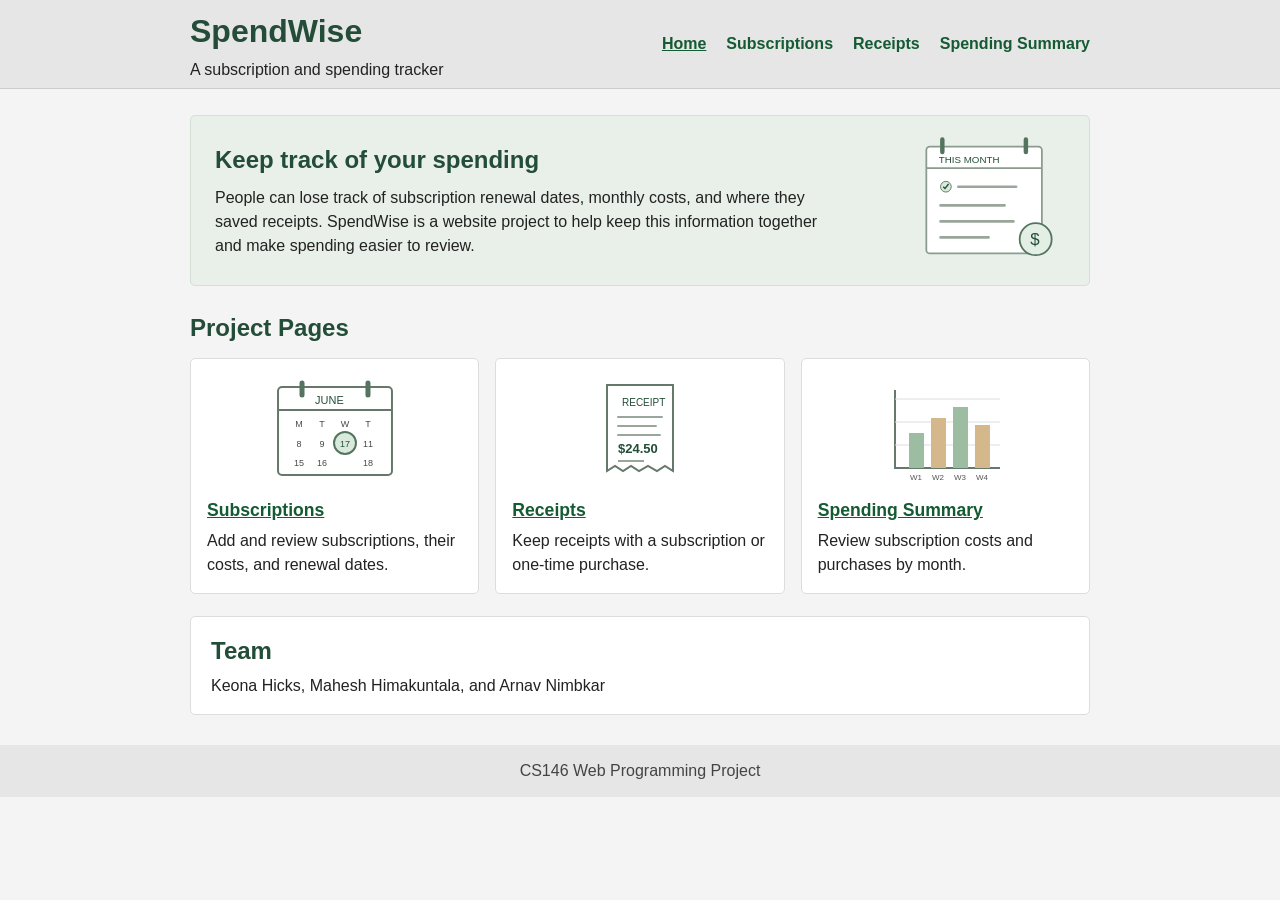
<file: index.html>
<!doctype html>
<html lang="en">
<head>
  <meta charset="utf-8">
  <meta name="viewport" content="width=device-width, initial-scale=1">
  <title>SpendWise</title>
  <link rel="stylesheet" href="styles.css">
</head>
<body>
  <header class="site-header">
    <div class="header-content">
      <div>
        <h1>SpendWise</h1>
        <p>A subscription and spending tracker</p>
      </div>
      <nav class="site-nav" aria-label="Main navigation">
        <a href="index.html" aria-current="page">Home</a>
        <a href="subscriptions.html">Subscriptions</a>
        <a href="receipts.html">Receipts</a>
        <a href="summary.html">Spending Summary</a>
      </nav>
    </div>
  </header>

  <main id="content">
    <section class="intro" aria-labelledby="intro-heading">
      <div>
        <h2 id="intro-heading">Keep track of your spending</h2>
        <p>People can lose track of subscription renewal dates, monthly costs, and where they saved receipts. SpendWise is a website project to help keep this information together and make spending easier to review.</p>
      </div>
      <img src="images/spendwise-notes.svg" alt="A notebook with a short spending checklist" width="180" height="145">
    </section>

    <section class="pages" aria-labelledby="pages-heading">
      <h2 id="pages-heading">Project Pages</h2>
      <div class="page-list">
        <article class="page-card">
          <img src="images/calendar.svg" alt="Calendar with a renewal date circled" width="150" height="112">
          <h3><a href="subscriptions.html">Subscriptions</a></h3>
          <p>Add and review subscriptions, their costs, and renewal dates.</p>
        </article>
        <article class="page-card">
          <img src="images/receipt.svg" alt="Receipt showing an example purchase" width="150" height="112">
          <h3><a href="receipts.html">Receipts</a></h3>
          <p>Keep receipts with a subscription or one-time purchase.</p>
        </article>
        <article class="page-card">
          <img src="images/summary.svg" alt="Simple bar chart for monthly spending" width="150" height="112">
          <h3><a href="summary.html">Spending Summary</a></h3>
          <p>Review subscription costs and purchases by month.</p>
        </article>
      </div>
    </section>

    <section class="team">
      <h2>Team</h2>
      <p>Keona Hicks, Mahesh Himakuntala, and Arnav Nimbkar</p>
    </section>
  </main>

  <footer class="site-footer">
    <p>CS146 Web Programming Project</p>
  </footer>
</body>
</html>
</file>
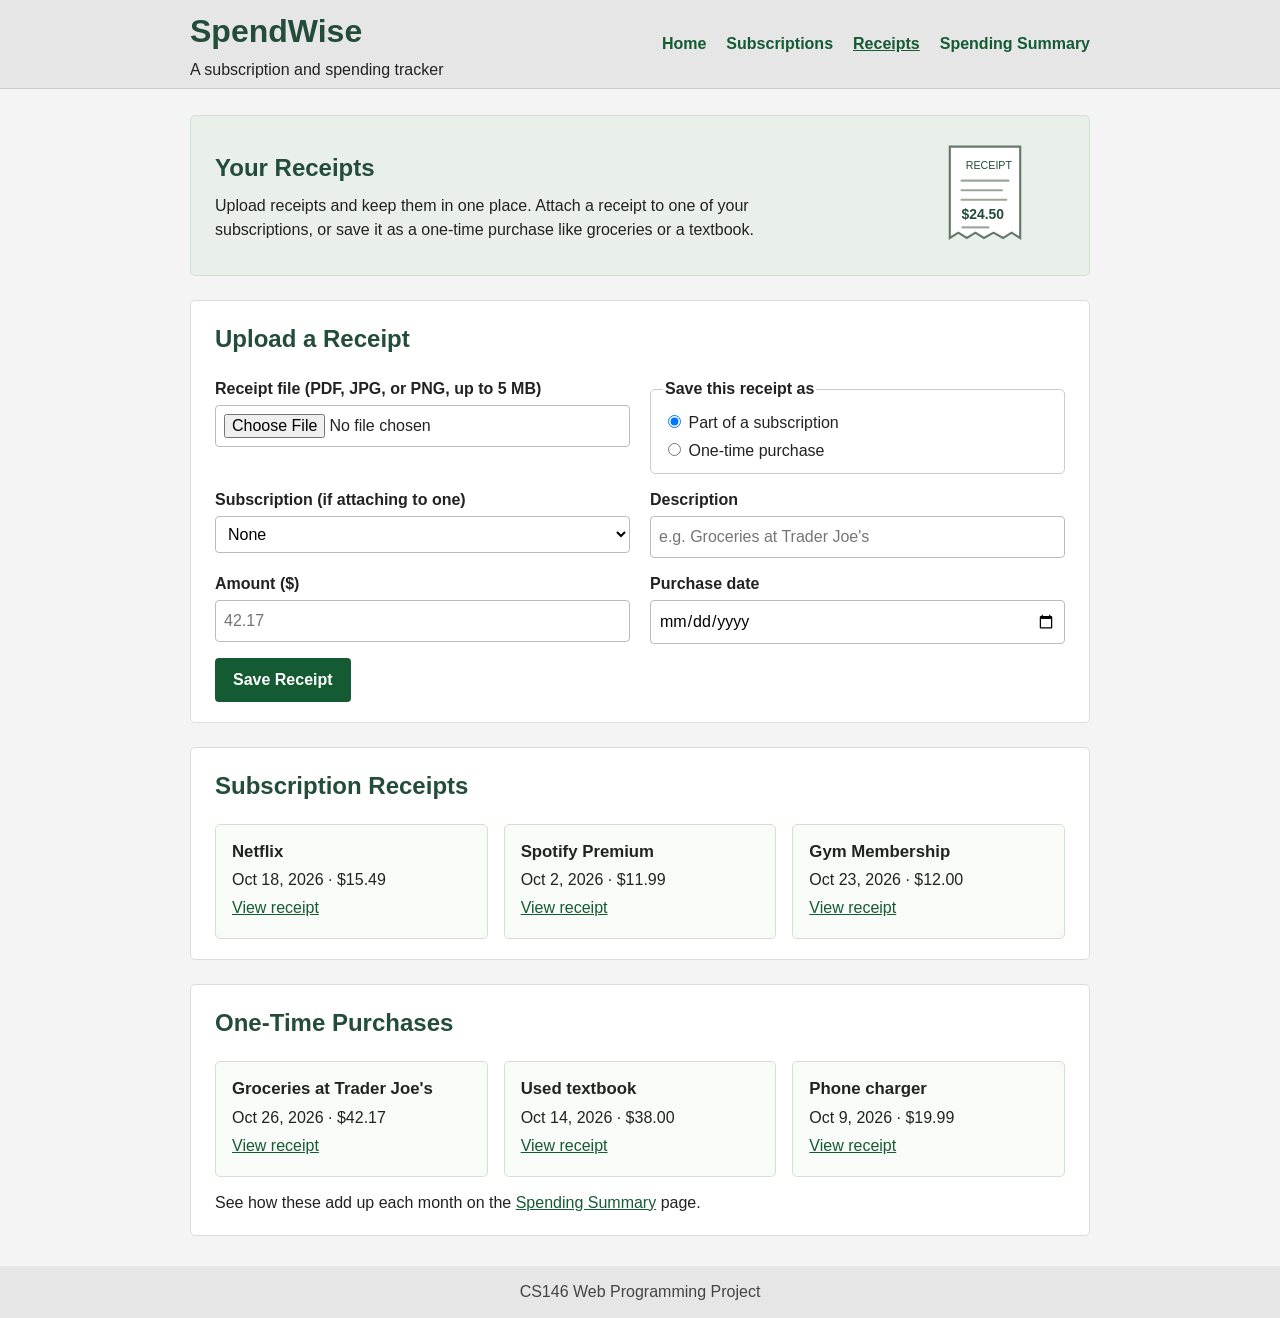
<file: receipts.html>
<!doctype html>
<html lang="en">
  <head>
    <meta charset="utf-8" />
    <meta name="viewport" content="width=device-width, initial-scale=1" />
    <title>Receipts | SpendWise</title>
    <link rel="stylesheet" href="styles.css" />
  </head>
  <body>
    <header class="site-header">
      <div class="header-content">
        <div>
          <h1>SpendWise</h1>
          <p>A subscription and spending tracker</p>
        </div>
        <nav class="site-nav" aria-label="Main navigation">
          <a href="index.html">Home</a>
          <a href="subscriptions.html">Subscriptions</a>
          <a href="receipts.html" aria-current="page">Receipts</a>
          <a href="summary.html">Spending Summary</a>
        </nav>
      </div>
    </header>

    <main id="content">
      <section class="intro" aria-labelledby="receipts-heading">
        <div>
          <h2 id="receipts-heading">Your Receipts</h2>
          <p>
            Upload receipts and keep them in one place. Attach a receipt to one
            of your subscriptions, or save it as a one-time purchase like
            groceries or a textbook.
          </p>
        </div>
        <img
          src="images/receipt.svg"
          alt="Receipt showing an example purchase"
          width="150"
          height="112"
        />
      </section>

      <section class="form-section" aria-labelledby="upload-heading">
        <h2 id="upload-heading">Upload a Receipt</h2>
        <form
          class="receipt-form"
          action="receipts.html"
          method="post"
          enctype="multipart/form-data"
        >
          <div class="form-row">
            <label for="receipt-file"
              >Receipt file (PDF, JPG, or PNG, up to 5 MB)</label
            >
            <input
              type="file"
              id="receipt-file"
              name="receipt-file"
              accept=".pdf,.jpg,.jpeg,.png"
              required
            />
          </div>

          <fieldset class="form-row">
            <legend>Save this receipt as</legend>
            <div class="form-check">
              <input
                type="radio"
                id="type-sub"
                name="receipt-type"
                value="subscription"
                checked
              />
              <label for="type-sub">Part of a subscription</label>
            </div>
            <div class="form-check">
              <input
                type="radio"
                id="type-once"
                name="receipt-type"
                value="one-time"
              />
              <label for="type-once">One-time purchase</label>
            </div>
          </fieldset>

          <div class="form-row">
            <label for="receipt-sub">Subscription (if attaching to one)</label>
            <select id="receipt-sub" name="receipt-sub">
              <option value="">None</option>
              <option value="spotify">Spotify Premium</option>
              <option value="adobe">Adobe Creative Cloud</option>
              <option value="netflix">Netflix</option>
              <option value="prime">Amazon Prime</option>
              <option value="gym">Gym Membership</option>
            </select>
          </div>

          <div class="form-row">
            <label for="receipt-desc">Description</label>
            <input
              type="text"
              id="receipt-desc"
              name="receipt-desc"
              placeholder="e.g. Groceries at Trader Joe's"
              required
            />
          </div>

          <div class="form-row">
            <label for="receipt-amount">Amount ($)</label>
            <input
              type="number"
              id="receipt-amount"
              name="receipt-amount"
              min="0"
              step="0.01"
              placeholder="42.17"
              required
            />
          </div>

          <div class="form-row">
            <label for="receipt-date">Purchase date</label>
            <input type="date" id="receipt-date" name="receipt-date" required />
          </div>

          <button type="submit" class="button">Save Receipt</button>
        </form>
      </section>

      <section class="list-section" aria-labelledby="sub-receipts-heading">
        <h2 id="sub-receipts-heading">Subscription Receipts</h2>
        <ul class="receipt-list">
          <li class="receipt-card">
            <h3>Netflix</h3>
            <p>
              <time datetime="2026-10-18">Oct 18, 2026</time> &middot; $15.49
            </p>
            <p><a href="images/receipt.svg">View receipt</a></p>
          </li>
          <li class="receipt-card">
            <h3>Spotify Premium</h3>
            <p>
              <time datetime="2026-10-02">Oct 2, 2026</time> &middot; $11.99
            </p>
            <p><a href="images/receipt.svg">View receipt</a></p>
          </li>
          <li class="receipt-card">
            <h3>Gym Membership</h3>
            <p>
              <time datetime="2026-10-23">Oct 23, 2026</time> &middot; $12.00
            </p>
            <p><a href="images/receipt.svg">View receipt</a></p>
          </li>
        </ul>
      </section>

      <section class="list-section" aria-labelledby="once-receipts-heading">
        <h2 id="once-receipts-heading">One-Time Purchases</h2>
        <ul class="receipt-list">
          <li class="receipt-card">
            <h3>Groceries at Trader Joe's</h3>
            <p>
              <time datetime="2026-10-26">Oct 26, 2026</time> &middot; $42.17
            </p>
            <p><a href="images/receipt.svg">View receipt</a></p>
          </li>
          <li class="receipt-card">
            <h3>Used textbook</h3>
            <p>
              <time datetime="2026-10-14">Oct 14, 2026</time> &middot; $38.00
            </p>
            <p><a href="images/receipt.svg">View receipt</a></p>
          </li>
          <li class="receipt-card">
            <h3>Phone charger</h3>
            <p>
              <time datetime="2026-10-09">Oct 9, 2026</time> &middot; $19.99
            </p>
            <p><a href="images/receipt.svg">View receipt</a></p>
          </li>
        </ul>
        <p class="note">
          See how these add up each month on the
          <a href="summary.html">Spending Summary</a> page.
        </p>
      </section>
    </main>

    <footer class="site-footer">
      <p>CS146 Web Programming Project</p>
    </footer>
  </body>
</html>
</file>
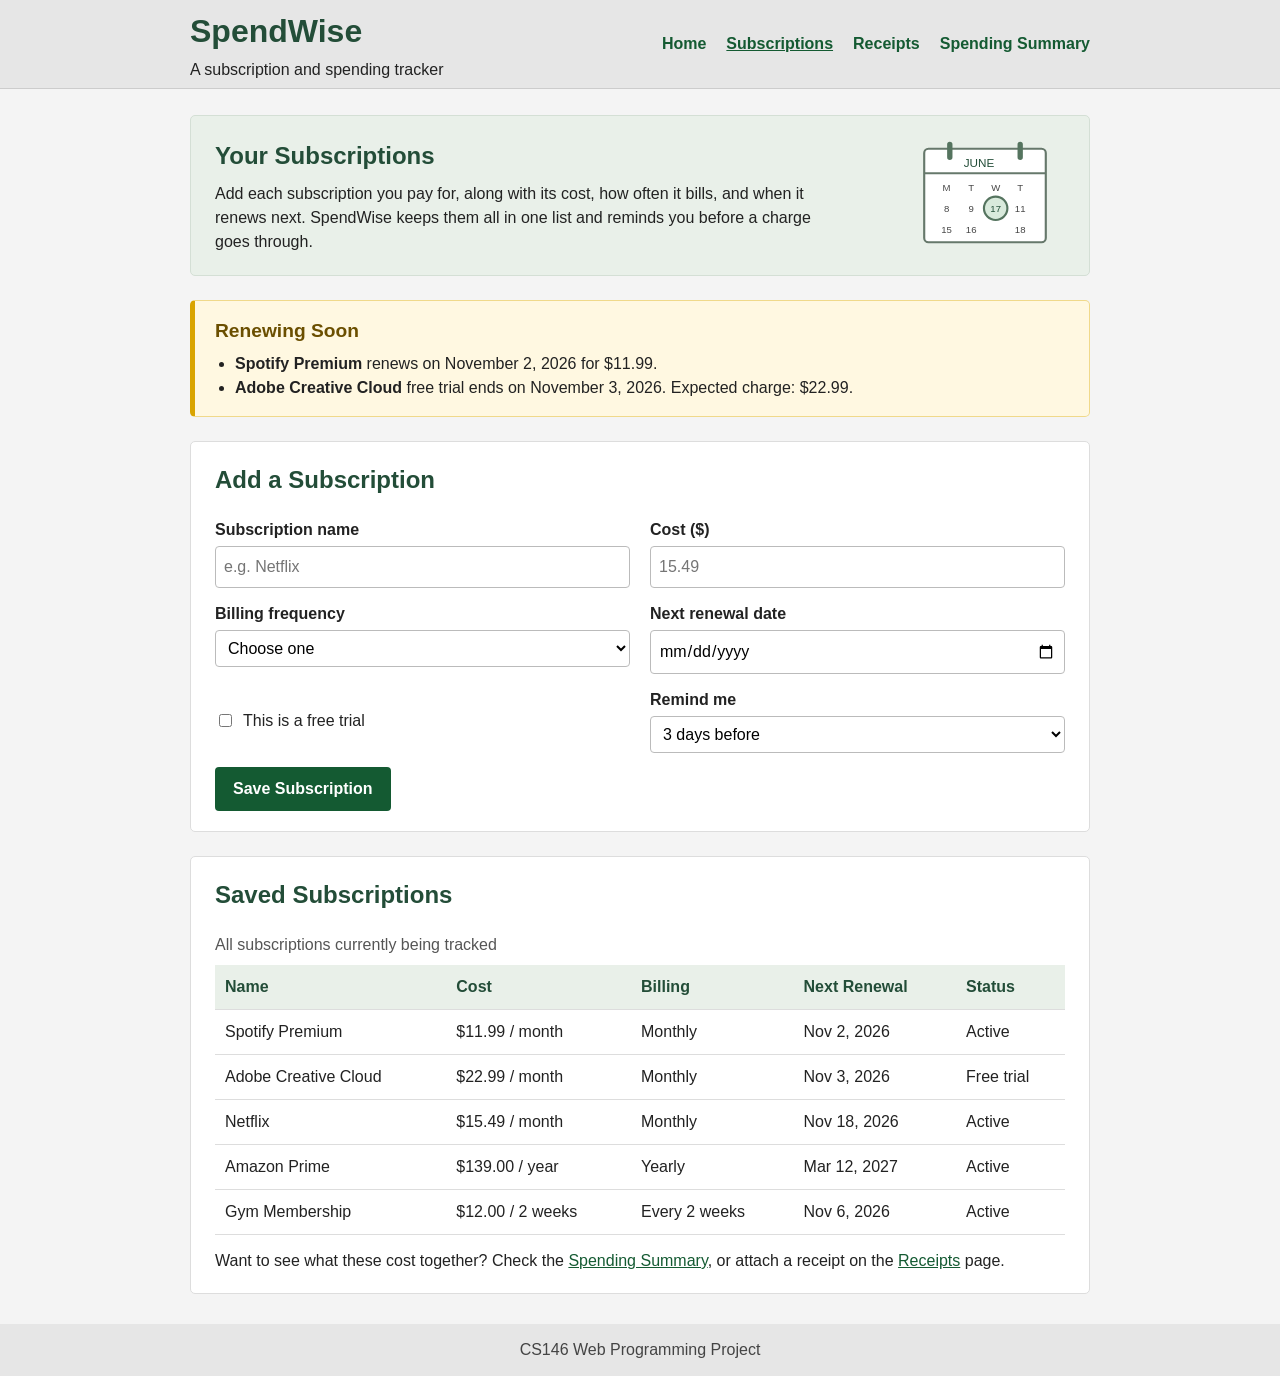
<file: subscriptions.html>
<!doctype html>
<html lang="en">
  <head>
    <meta charset="utf-8" />
    <meta name="viewport" content="width=device-width, initial-scale=1" />
    <title>Subscriptions | SpendWise</title>
    <link rel="stylesheet" href="styles.css" />
  </head>
  <body>
    <header class="site-header">
      <div class="header-content">
        <div>
          <h1>SpendWise</h1>
          <p>A subscription and spending tracker</p>
        </div>
        <nav class="site-nav" aria-label="Main navigation">
          <a href="index.html">Home</a>
          <a href="subscriptions.html" aria-current="page">Subscriptions</a>
          <a href="receipts.html">Receipts</a>
          <a href="summary.html">Spending Summary</a>
        </nav>
      </div>
    </header>

    <main id="content">
      <section class="intro" aria-labelledby="subs-heading">
        <div>
          <h2 id="subs-heading">Your Subscriptions</h2>
          <p>
            Add each subscription you pay for, along with its cost, how often it
            bills, and when it renews next. SpendWise keeps them all in one list
            and reminds you before a charge goes through.
          </p>
        </div>
        <img
          src="images/calendar.svg"
          alt="Calendar with a renewal date circled"
          width="150"
          height="112"
        />
      </section>

      <aside class="reminder" aria-labelledby="reminder-heading">
        <h2 id="reminder-heading">Renewing Soon</h2>
        <ul>
          <li>
            <strong>Spotify Premium</strong> renews on
            <time datetime="2026-11-02">November 2, 2026</time> for $11.99.
          </li>
          <li>
            <strong>Adobe Creative Cloud</strong> free trial ends on
            <time datetime="2026-11-03">November 3, 2026</time>. Expected
            charge: $22.99.
          </li>
        </ul>
      </aside>

      <section class="form-section" aria-labelledby="add-heading">
        <h2 id="add-heading">Add a Subscription</h2>
        <form class="sub-form" action="subscriptions.html" method="post">
          <div class="form-row">
            <label for="sub-name">Subscription name</label>
            <input
              type="text"
              id="sub-name"
              name="sub-name"
              placeholder="e.g. Netflix"
              required
            />
          </div>

          <div class="form-row">
            <label for="sub-cost">Cost ($)</label>
            <input
              type="number"
              id="sub-cost"
              name="sub-cost"
              min="0"
              step="0.01"
              placeholder="15.49"
              required
            />
          </div>

          <div class="form-row">
            <label for="sub-frequency">Billing frequency</label>
            <select id="sub-frequency" name="sub-frequency" required>
              <option value="">Choose one</option>
              <option value="weekly">Weekly</option>
              <option value="biweekly">Every 2 weeks</option>
              <option value="monthly">Monthly</option>
              <option value="bimonthly">Every 2 months</option>
              <option value="yearly">Yearly</option>
            </select>
          </div>

          <div class="form-row">
            <label for="sub-date">Next renewal date</label>
            <input type="date" id="sub-date" name="sub-date" required />
          </div>

          <div class="form-row form-check">
            <input type="checkbox" id="sub-trial" name="sub-trial" />
            <label for="sub-trial">This is a free trial</label>
          </div>

          <div class="form-row">
            <label for="sub-reminder">Remind me</label>
            <select id="sub-reminder" name="sub-reminder">
              <option value="0">On the renewal day</option>
              <option value="1">1 day before</option>
              <option value="3" selected>3 days before</option>
              <option value="7">7 days before</option>
            </select>
          </div>

          <button type="submit" class="button">Save Subscription</button>
        </form>
      </section>

      <section class="list-section" aria-labelledby="list-heading">
        <h2 id="list-heading">Saved Subscriptions</h2>
        <div class="table-wrap">
          <table class="data-table">
            <caption>
              All subscriptions currently being tracked
            </caption>
            <thead>
              <tr>
                <th scope="col">Name</th>
                <th scope="col">Cost</th>
                <th scope="col">Billing</th>
                <th scope="col">Next Renewal</th>
                <th scope="col">Status</th>
              </tr>
            </thead>
            <tbody>
              <tr>
                <td>Spotify Premium</td>
                <td>$11.99 / month</td>
                <td>Monthly</td>
                <td><time datetime="2026-11-02">Nov 2, 2026</time></td>
                <td>Active</td>
              </tr>
              <tr>
                <td>Adobe Creative Cloud</td>
                <td>$22.99 / month</td>
                <td>Monthly</td>
                <td><time datetime="2026-11-03">Nov 3, 2026</time></td>
                <td>Free trial</td>
              </tr>
              <tr>
                <td>Netflix</td>
                <td>$15.49 / month</td>
                <td>Monthly</td>
                <td><time datetime="2026-11-18">Nov 18, 2026</time></td>
                <td>Active</td>
              </tr>
              <tr>
                <td>Amazon Prime</td>
                <td>$139.00 / year</td>
                <td>Yearly</td>
                <td><time datetime="2027-03-12">Mar 12, 2027</time></td>
                <td>Active</td>
              </tr>
              <tr>
                <td>Gym Membership</td>
                <td>$12.00 / 2 weeks</td>
                <td>Every 2 weeks</td>
                <td><time datetime="2026-11-06">Nov 6, 2026</time></td>
                <td>Active</td>
              </tr>
            </tbody>
          </table>
        </div>
        <p class="note">
          Want to see what these cost together? Check the
          <a href="summary.html">Spending Summary</a>, or attach a receipt on
          the <a href="receipts.html">Receipts</a> page.
        </p>
      </section>
    </main>

    <footer class="site-footer">
      <p>CS146 Web Programming Project</p>
    </footer>
  </body>
</html>
</file>
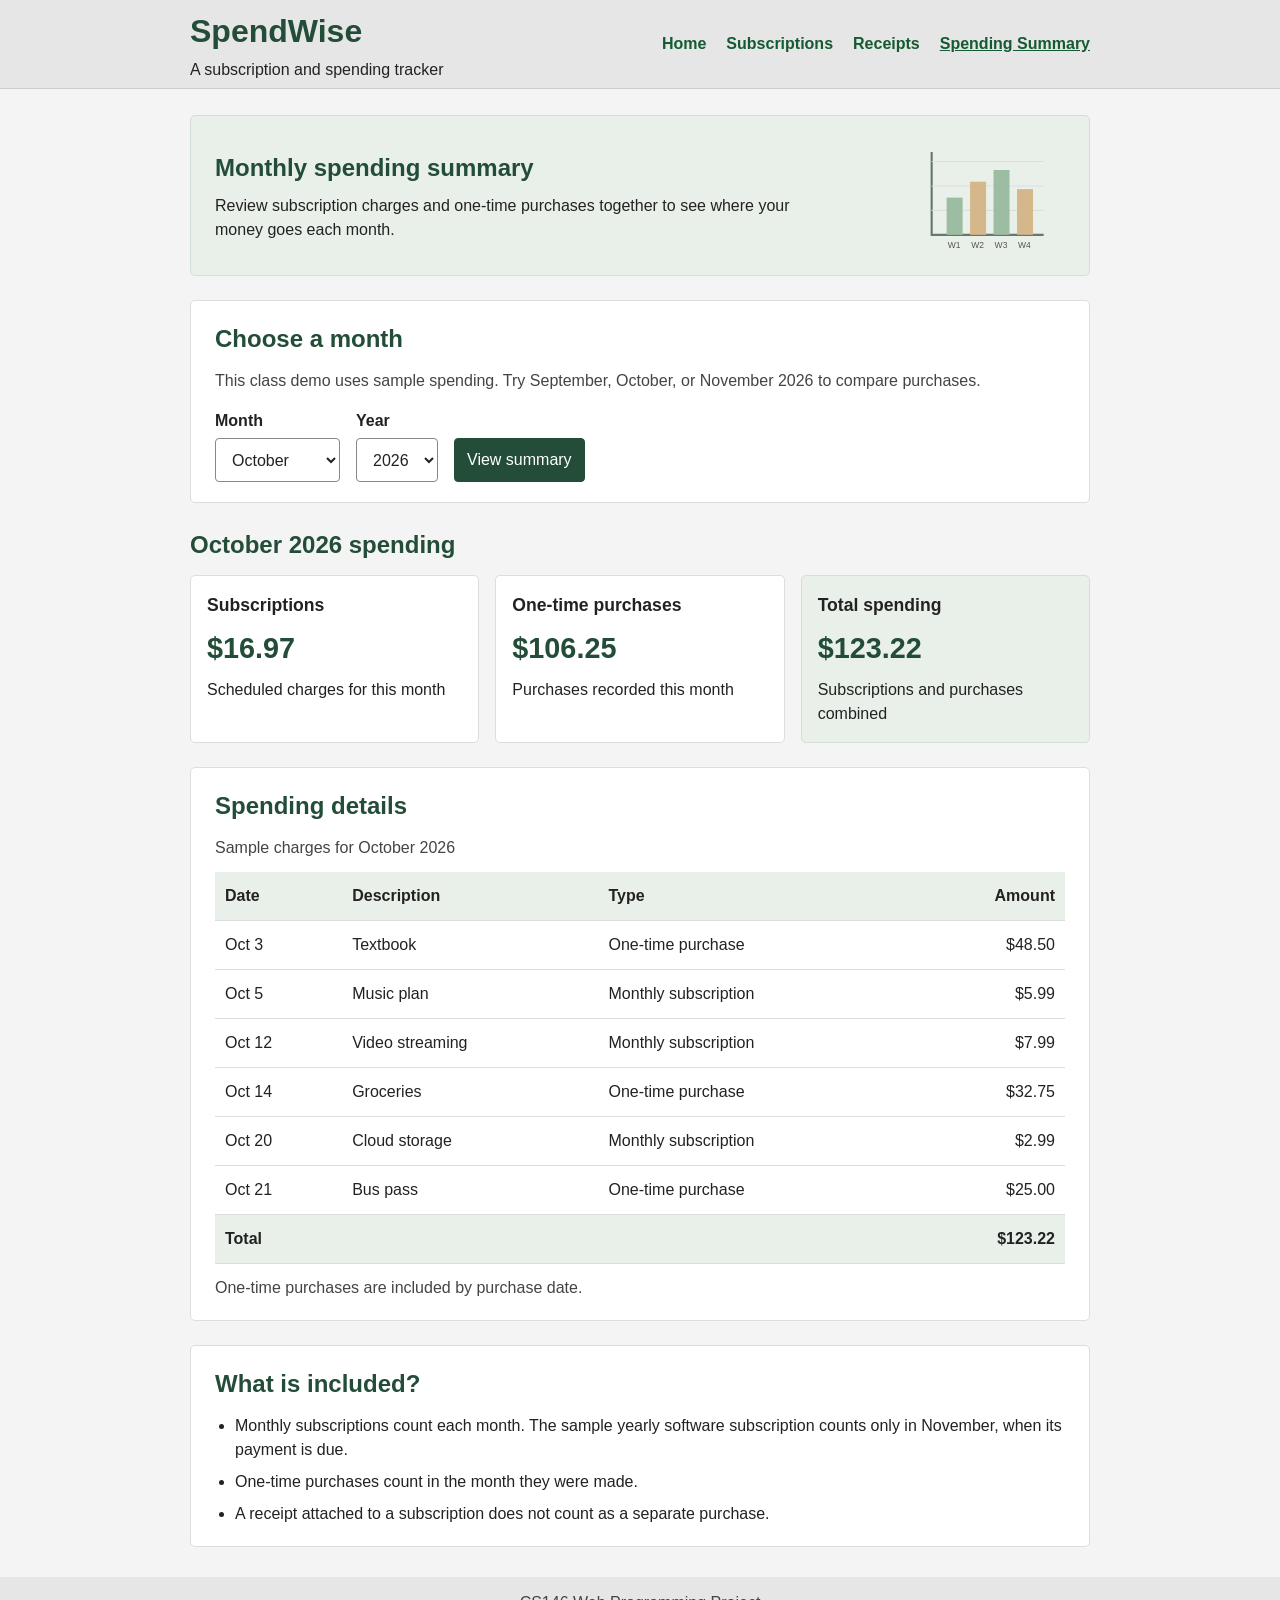
<file: summary.html>
<!doctype html>
<html lang="en">
  <head>
    <meta charset="utf-8" />
    <meta name="viewport" content="width=device-width, initial-scale=1" />
    <title>Spending Summary | SpendWise</title>
    <link rel="stylesheet" href="styles.css" />
  </head>
  <body>
    <header class="site-header">
      <div class="header-content">
        <div>
          <h1>SpendWise</h1>
          <p>A subscription and spending tracker</p>
        </div>
        <nav class="site-nav" aria-label="Main navigation">
          <a href="index.html">Home</a>
          <a href="subscriptions.html">Subscriptions</a>
          <a href="receipts.html">Receipts</a>
          <a href="summary.html" aria-current="page">Spending Summary</a>
        </nav>
      </div>
    </header>

    <main id="content">
      <section class="intro" aria-labelledby="intro-heading">
        <div>
          <h2 id="intro-heading">Monthly spending summary</h2>
          <p>
            Review subscription charges and one-time purchases together to see
            where your money goes each month.
          </p>
        </div>
        <img
          src="images/summary.svg"
          alt="Simple bar chart for monthly spending"
          width="150"
          height="112"
        />
      </section>

      <section class="summary-section" aria-labelledby="month-heading">
        <h2 id="month-heading">Choose a month</h2>
        <p class="sample-note">
          This class demo uses sample spending. Try September, October, or
          November 2026 to compare purchases.
        </p>
        <form class="summary-filters" id="summary-filters">
          <div class="form-field">
            <label for="month">Month</label>
            <select id="month" name="month">
              <option value="1">January</option>
              <option value="2">February</option>
              <option value="3">March</option>
              <option value="4">April</option>
              <option value="5">May</option>
              <option value="6">June</option>
              <option value="7">July</option>
              <option value="8">August</option>
              <option value="9">September</option>
              <option value="10" selected>October</option>
              <option value="11">November</option>
              <option value="12">December</option>
            </select>
          </div>
          <div class="form-field">
            <label for="year">Year</label>
            <select id="year" name="year">
              <option value="2026" selected>2026</option>
              <option value="2027">2027</option>
            </select>
          </div>
          <button type="submit">View summary</button>
        </form>
      </section>

      <section class="pages" aria-labelledby="totals-heading">
        <h2 id="totals-heading">October 2026 spending</h2>
        <div class="page-list" aria-live="polite" aria-atomic="true">
          <article class="page-card">
            <h3>Subscriptions</h3>
            <p class="summary-amount" id="subscription-total">$16.97</p>
            <p>Scheduled charges for this month</p>
          </article>
          <article class="page-card">
            <h3>One-time purchases</h3>
            <p class="summary-amount" id="purchase-total">$106.25</p>
            <p>Purchases recorded this month</p>
          </article>
          <article class="page-card total-card">
            <h3>Total spending</h3>
            <p class="summary-amount" id="spending-total">$123.22</p>
            <p>Subscriptions and purchases combined</p>
          </article>
        </div>
      </section>

      <section class="summary-section" aria-labelledby="details-heading">
        <h2 id="details-heading">Spending details</h2>
        <div
          class="table-container"
          role="region"
          aria-labelledby="details-heading"
          tabindex="0"
        >
          <table class="spending-table">
            <caption id="table-caption">
              Sample charges for October 2026
            </caption>
            <thead>
              <tr>
                <th scope="col">Date</th>
                <th scope="col">Description</th>
                <th scope="col">Type</th>
                <th scope="col">Amount</th>
              </tr>
            </thead>
            <tbody id="spending-rows">
              <tr>
                <td>Oct 3</td>
                <td>Textbook</td>
                <td>One-time purchase</td>
                <td>$48.50</td>
              </tr>
              <tr>
                <td>Oct 5</td>
                <td>Music plan</td>
                <td>Monthly subscription</td>
                <td>$5.99</td>
              </tr>
              <tr>
                <td>Oct 12</td>
                <td>Video streaming</td>
                <td>Monthly subscription</td>
                <td>$7.99</td>
              </tr>
              <tr>
                <td>Oct 14</td>
                <td>Groceries</td>
                <td>One-time purchase</td>
                <td>$32.75</td>
              </tr>
              <tr>
                <td>Oct 20</td>
                <td>Cloud storage</td>
                <td>Monthly subscription</td>
                <td>$2.99</td>
              </tr>
              <tr>
                <td>Oct 21</td>
                <td>Bus pass</td>
                <td>One-time purchase</td>
                <td>$25.00</td>
              </tr>
            </tbody>
            <tfoot>
              <tr>
                <th scope="row" colspan="3">Total</th>
                <td id="table-total">$123.22</td>
              </tr>
            </tfoot>
          </table>
        </div>
        <p id="purchase-note" class="sample-note">
          One-time purchases are included by purchase date.
        </p>
      </section>

      <section class="summary-section" aria-labelledby="summary-notes-heading">
        <h2 id="summary-notes-heading">What is included?</h2>
        <ul class="summary-notes">
          <li>
            Monthly subscriptions count each month. The sample yearly software
            subscription counts only in November, when its payment is due.
          </li>
          <li>One-time purchases count in the month they were made.</li>
          <li>
            A receipt attached to a subscription does not count as a separate
            purchase.
          </li>
        </ul>
      </section>
    </main>

    <footer class="site-footer">
      <p>CS146 Web Programming Project</p>
    </footer>
  </body>
</html>
</file>
<file: styles.css>
* {
  box-sizing: border-box;
}

body {
  margin: 0;
  background: #f4f4f4;
  color: #222;
  font-family: Arial, Helvetica, sans-serif;
  line-height: 1.5;
}

img {
  max-width: 100%;
}

a:focus-visible,
button:focus-visible,
select:focus-visible,
.table-container:focus-visible {
  outline: 2px solid #145a32;
  outline-offset: 3px;
}

.site-header {
  background: #e6e6e6;
  border-bottom: 1px solid #ccc;
}

.header-content {
  width: 90%;
  max-width: 900px;
  min-height: 88px;
  margin: 0 auto;
  display: flex;
  align-items: center;
  justify-content: space-between;
  gap: 20px;
}

.site-header h1 {
  margin: 0;
  color: #234d38;
}

.site-header p {
  margin: 3px 0 0;
}

.site-nav {
  display: flex;
  flex-wrap: wrap;
  gap: 10px 20px;
}

.site-nav a {
  color: #145a32;
  font-weight: bold;
  text-decoration: none;
}

.site-nav a:hover,
.site-nav a[aria-current="page"] {
  text-decoration: underline;
}

main {
  width: 90%;
  max-width: 900px;
  margin: 26px auto;
}

.intro {
  display: flex;
  align-items: center;
  justify-content: space-between;
  gap: 24px;
  margin-bottom: 24px;
  padding: 20px 24px;
  background: #e9f0e9;
  border: 1px solid #d4dfd5;
  border-radius: 5px;
}

.intro div {
  max-width: 620px;
}

.intro h2,
.pages h2,
.team h2,
.summary-section h2 {
  margin-top: 0;
  color: #234d38;
}

.intro h2 {
  margin-bottom: 8px;
}

.intro p {
  margin: 0;
}

.intro img {
  width: 160px;
  height: auto;
}

.pages h2 {
  margin-bottom: 12px;
}

.page-list {
  display: grid;
  grid-template-columns: repeat(3, minmax(0, 1fr));
  gap: 16px;
}

.page-card {
  padding: 16px;
  background: #fff;
  border: 1px solid #ddd;
  border-radius: 5px;
}

.page-card img {
  display: block;
  width: 100%;
  height: 112px;
  margin: 0 auto 10px;
  object-fit: contain;
}

.page-card h3 {
  margin: 0 0 6px;
  font-size: 1.1rem;
}

.page-card a {
  color: #145a32;
}

.page-card p {
  margin: 0;
}

.team {
  margin-top: 22px;
  padding: 16px 20px;
  background: #fff;
  border: 1px solid #ddd;
  border-radius: 5px;
}

.team h2 {
  margin-bottom: 5px;
}

.team p {
  margin: 0;
}

.summary-section {
  margin: 24px 0;
  padding: 20px 24px;
  background: #fff;
  border: 1px solid #ddd;
  border-radius: 5px;
}

.summary-section h2 {
  margin-bottom: 12px;
}

.sample-note {
  margin: 12px 0 0;
  color: #444;
}

.summary-filters {
  display: flex;
  flex-wrap: wrap;
  align-items: flex-end;
  gap: 16px;
  margin-top: 16px;
}

.form-field {
  display: flex;
  flex-direction: column;
  gap: 5px;
}

.form-field label {
  font-weight: bold;
}

.form-field select,
.summary-filters button {
  min-height: 44px;
  padding: 9px 12px;
  border: 1px solid #888;
  border-radius: 4px;
  font: inherit;
}

.form-field select {
  background: #fff;
  color: #222;
}

.summary-filters button {
  background: #234d38;
  border-color: #234d38;
  color: #fff;
  cursor: pointer;
}

.summary-filters button:hover {
  background: #145a32;
}

.page-card .summary-amount {
  margin: 8px 0;
  color: #234d38;
  font-size: 1.8rem;
  font-weight: bold;
}

.total-card {
  background: #e9f0e9;
  border-color: #d4dfd5;
}

.table-container {
  overflow-x: auto;
}

.spending-table {
  width: 100%;
  border-collapse: collapse;
}

.spending-table caption {
  margin-bottom: 12px;
  color: #444;
  text-align: left;
}

.spending-table th,
.spending-table td {
  padding: 12px 10px;
  border-bottom: 1px solid #ddd;
  text-align: left;
}

.spending-table thead,
.spending-table tfoot {
  background: #e9f0e9;
}

.spending-table th:last-child,
.spending-table td:last-child {
  text-align: right;
  white-space: nowrap;
}

.spending-table tfoot {
  font-weight: bold;
}

.summary-notes {
  margin: 0;
  padding-left: 20px;
}

.summary-notes li + li {
  margin-top: 8px;
}

.site-footer {
  margin-top: 30px;
  padding: 14px;
  background: #e6e6e6;
  color: #444;
  text-align: center;
}

.site-footer p {
  margin: 0;
}

@media (max-width: 800px) {
  .header-content {
    align-items: flex-start;
    flex-direction: column;
    justify-content: center;
    padding: 14px 0;
  }

  .page-list {
    grid-template-columns: repeat(2, minmax(0, 1fr));
  }

  .receipt-list {
    grid-template-columns: repeat(2, 1fr);
  }
}

@media (max-width: 600px) {
  .header-content,
  main {
    width: 94%;
  }

  .site-nav {
    flex-direction: column;
    gap: 7px;
  }

  .intro {
    align-items: flex-start;
    flex-direction: column;
    padding: 17px;
  }

  .intro img {
    align-self: center;
    width: 140px;
  }

  .page-list {
    grid-template-columns: 1fr;
  }

  .page-card img {
    height: 125px;
  }

  .summary-section {
    padding: 17px;
  }

  .form-field,
  .summary-filters button {
    width: 100%;
  }

  .spending-table {
    font-size: 0.875rem;
  }

  .spending-table th,
  .spending-table td {
    padding: 10px 6px;
  }

  .sub-form,
  .receipt-form,
  .receipt-list {
    grid-template-columns: 1fr;
  }
 
  .form-section,
  .list-section {
    padding: 17px;
  }
 
  .button {
    width: 100%;
  }
}

.reminder {
  margin-bottom: 24px;
  padding: 16px 20px;
  background: #fff8e1;
  border: 1px solid #f0d98a;
  border-left: 5px solid #d9a400;
  border-radius: 5px;
}
 
.reminder h2 {
  margin: 0 0 6px;
  font-size: 1.2rem;
  color: #6b4f00;
}
 
.reminder ul {
  margin: 0;
  padding-left: 20px;
}
 
.form-section,
.list-section {
  margin-bottom: 24px;
  padding: 20px 24px;
  background: #fff;
  border: 1px solid #ddd;
  border-radius: 5px;
}
 
.form-section h2,
.list-section h2 {
  margin-top: 0;
  color: #234d38;
}
 
.sub-form,
.receipt-form {
  display: grid;
  grid-template-columns: repeat(2, 1fr);
  gap: 14px 20px;
}
 
.form-row {
  display: flex;
  flex-direction: column;
  gap: 4px;
}
 
fieldset.form-row {
  margin: 0;
  padding: 10px 12px;
  border: 1px solid #ccc;
  border-radius: 5px;
}
 
.form-check {
  flex-direction: row;
  align-items: center;
  gap: 8px;
}
 
.form-row label,
.form-row legend {
  font-weight: bold;
}
 
.form-check label {
  font-weight: normal;
}
 
.form-row input[type="text"],
.form-row input[type="number"],
.form-row input[type="date"],
.form-row input[type="file"],
.form-row select {
  padding: 8px;
  border: 1px solid #bbb;
  border-radius: 4px;
  font: inherit;
  background: #fff;
}
 
.button {
  grid-column: 1 / -1;
  justify-self: start;
  padding: 10px 18px;
  border: none;
  border-radius: 4px;
  background: #145a32;
  color: #fff;
  font: inherit;
  font-weight: bold;
  cursor: pointer;
}
 
.button:hover {
  background: #0e4024;
}
 
.table-wrap {
  overflow-x: auto;
}
 
.data-table {
  width: 100%;
  border-collapse: collapse;
}
 
.data-table caption {
  margin-bottom: 8px;
  text-align: left;
  color: #555;
}
 
.data-table th,
.data-table td {
  padding: 10px;
  border-bottom: 1px solid #ddd;
  text-align: left;
}
 
.data-table th {
  background: #e9f0e9;
  color: #234d38;
}
 
.receipt-list {
  display: grid;
  grid-template-columns: repeat(3, 1fr);
  gap: 16px;
  margin: 0;
  padding: 0;
  list-style: none;
}
 
.receipt-card {
  padding: 14px 16px;
  background: #f9fbf9;
  border: 1px solid #d4dfd5;
  border-radius: 5px;
}
 
.receipt-card h3 {
  margin: 0 0 4px;
  font-size: 1.05rem;
}
 
.receipt-card p {
  margin: 0 0 4px;
}
 
.receipt-card a,
.note a {
  color: #145a32;
}
 
.note {
  margin: 14px 0 0;
}

@media (max-width: 600px) {
  .sub-form,
  .receipt-form,
  .receipt-list {
    grid-template-columns: 1fr;
  }

  .form-section,
  .list-section {
    padding: 17px;
  }
}
</file>
